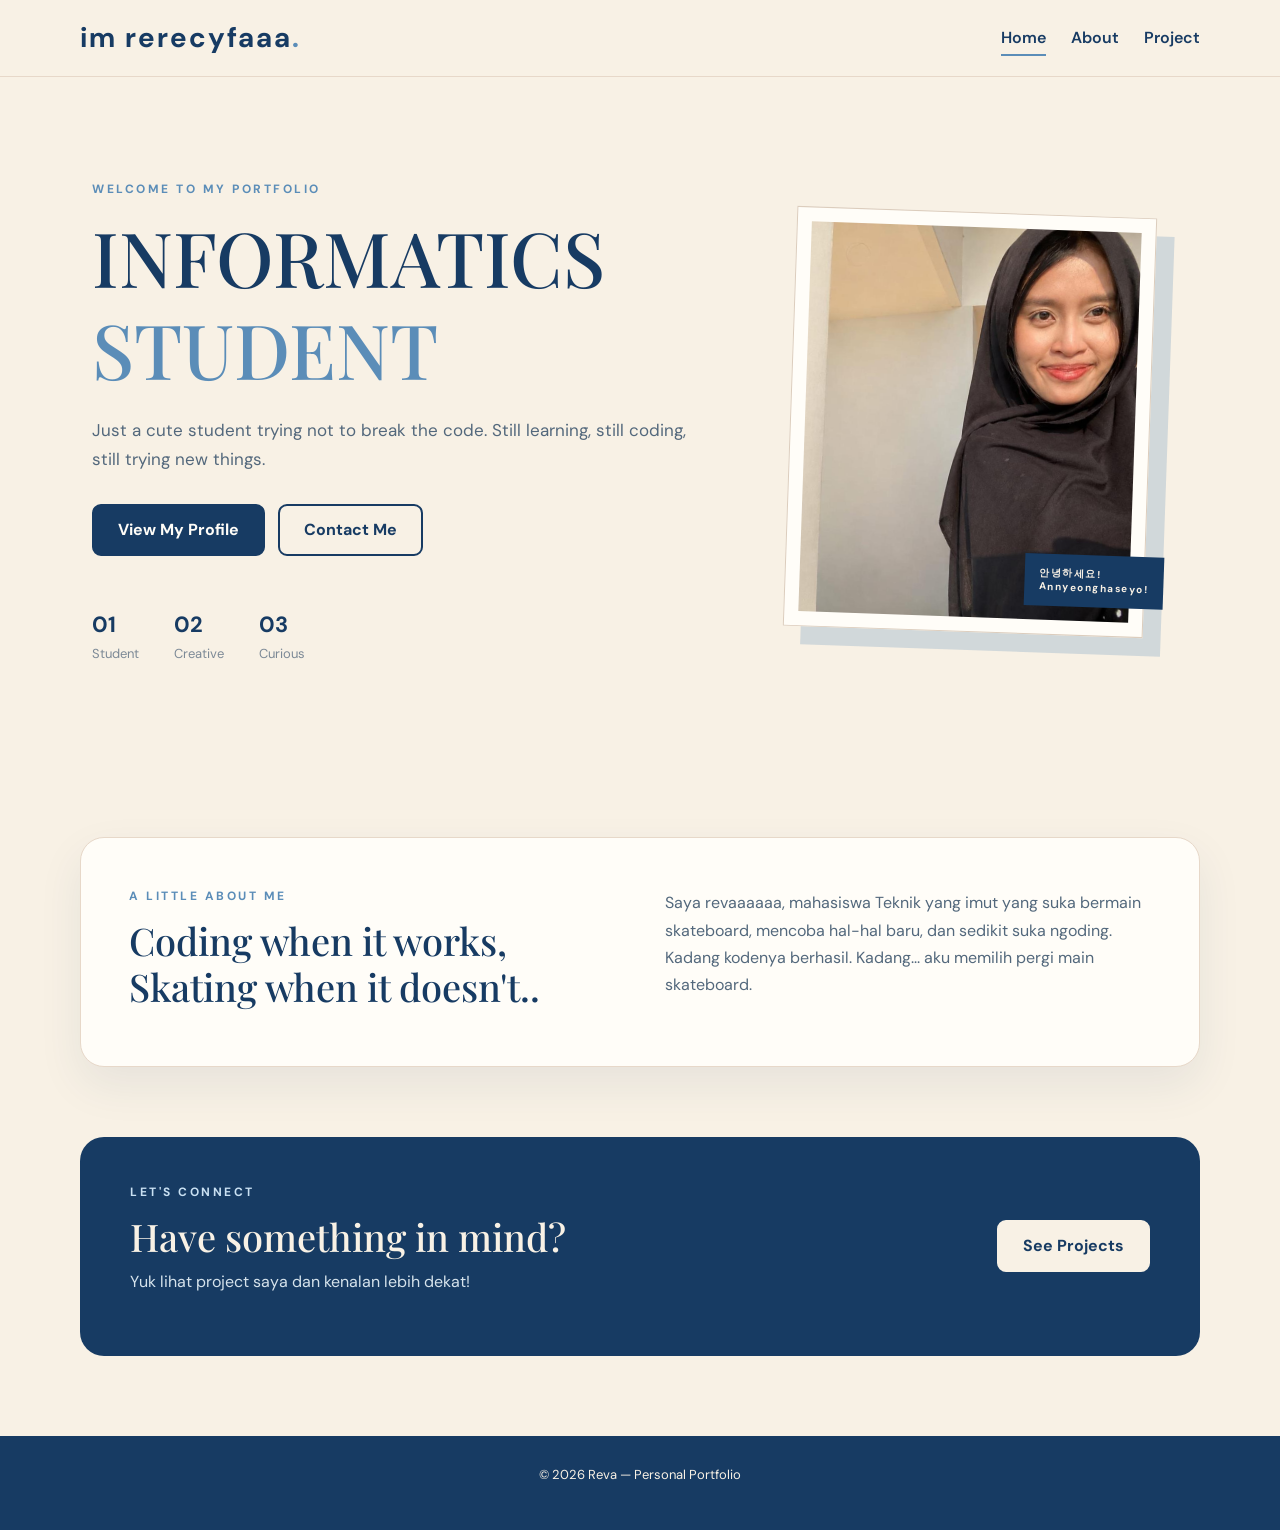
<file: index.html>
<!doctype html>
<html lang="id">
  <head>
    <meta charset="UTF-8" />
    <meta name="viewport" content="width=device-width, initial-scale=1.0" />
    <title>Reva | teknik imut</title>
    <link
      href="https://cdn.jsdelivr.net/npm/bootstrap@5.3.3/dist/css/bootstrap.min.css"
      rel="stylesheet"
    />
    <link rel="stylesheet" href="style.css" />

    <style>
      .welcome-text {
        color: #5b8db8;
      }
    </style>
  </head>
  <body>
    <header class="site-header">
      <nav class="navbar">
        <a href="index.html" class="logo">im rerecyfaaa<span>.</span></a>
        <ul class="nav-menu navbar-nav flex-row">
          <li><a href="index.html" class="active">Home</a></li>
          <li><a href="about.html">About</a></li>
          <li><a href="project.html">Project</a></li>
        </ul>
      </nav>
    </header>

    <main>
      <section class="hero container-fluid">
        <div class="hero-text">
          <p class="eyebrow welcome-text">WELCOME TO MY PORTFOLIO</p>
          <h1>INFORMATICS <span>STUDENT</span></h1>
          <p class="hero-description">
            Just a cute student trying not to break the code. Still learning,
            still coding, still trying new things.
          </p>

          <div class="hero-actions">
            <a href="about.html" class="btn">View My Profile</a>
            <a href="#contact" class="btn btn-outline">Contact Me</a>
          </div>

          <div class="quick-info">
            <div>
              <strong>01</strong>
              <span>Student</span>
            </div>
            <div>
              <strong>02</strong>
              <span>Creative</span>
            </div>
            <div>
              <strong>03</strong>
              <span>Curious</span>
            </div>
          </div>
        </div>

        <div class="hero-visual">
          <div class="photo-frame">
            <img
              src="assets/foto recee.jpeg"
              alt="Ilustrasi profil Reva"
              width="360"
              height="420"
            />
            <div class="photo-tag">안녕하세요!<br />Annyeonghaseyo!</div>
          </div>
        </div>
      </section>

      <section class="intro section-card">
        <div>
          <p class="eyebrow">A LITTLE ABOUT ME</p>
          <h2>Coding when it works,<br />Skating when it doesn't..</h2>
        </div>
        <p>
          Saya revaaaaaa, mahasiswa Teknik yang imut yang suka bermain
          skateboard, mencoba hal-hal baru, dan sedikit suka ngoding. Kadang
          kodenya berhasil. Kadang... aku memilih pergi main skateboard.
        </p>
      </section>

      <section id="contact" class="contact-banner">
        <div>
          <p class="eyebrow light">LET'S CONNECT</p>
          <h2>Have something in mind?</h2>
          <p>Yuk lihat project saya dan kenalan lebih dekat!</p>
        </div>
        <a href="project.html" class="btn btn-cream">See Projects</a>
      </section>
    </main>

    <footer class="footer">
      <p>© 2026 Reva — Personal Portfolio</p>
    </footer>
    <script src="https://cdn.jsdelivr.net/npm/bootstrap@5.3.3/dist/js/bootstrap.bundle.min.js"></script>
  </body>
</html>
</file>
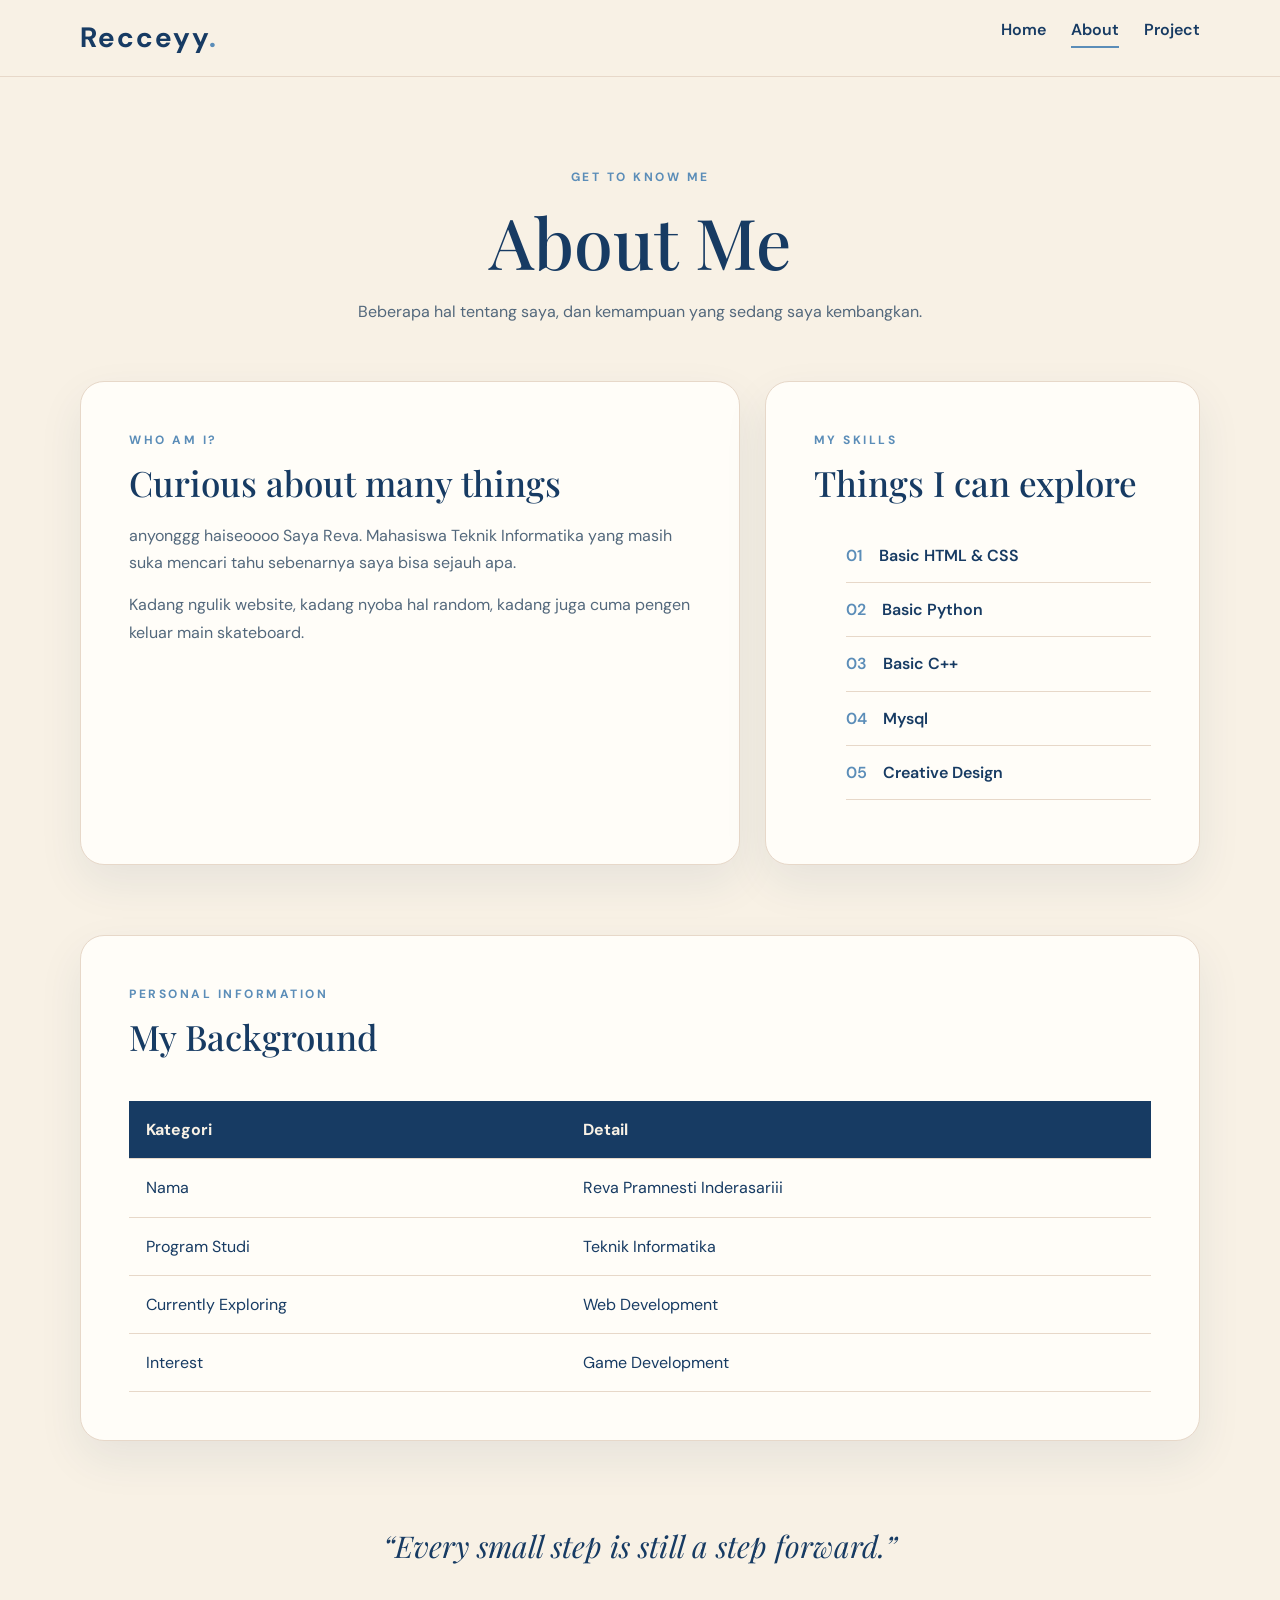
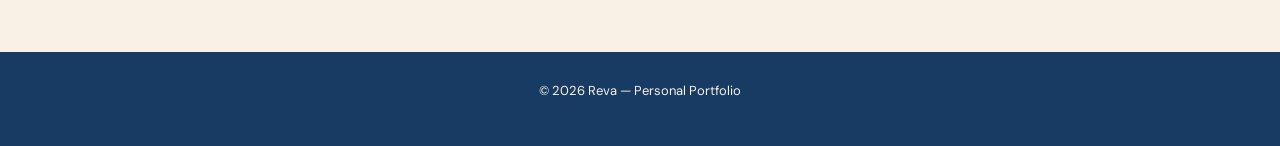
<file: about.html>
<!doctype html>
<html lang="id">
  <head>
    <meta charset="UTF-8" />
    <meta name="viewport" content="width=device-width, initial-scale=1.0" />
    <title>About | Reva.</title>
    <link href="https://cdn.jsdelivr.net/npm/bootstrap@5.3.3/dist/css/bootstrap.min.css" rel="stylesheet" />
    <link rel="stylesheet" href="style.css" />
  </head>
  <body>
    <header class="site-header">
      <nav class="navbar">
        <a href="index.html" class="logo">Recceyy<span>.</span></a>
        <ul class="nav-menu">
          <li><a href="index.html">Home</a></li>
          <li><a href="about.html" class="active">About</a></li>
          <li><a href="project.html">Project</a></li>
        </ul>
      </nav>
    </header>

    <main>
      <section class="page-heading">
        <p class="eyebrow">GET TO KNOW ME</p>
        <h1>About Me</h1>
        <p>
          Beberapa hal tentang saya, dan kemampuan yang sedang saya
          kembangkan.
        </p>
      </section>

      <section class="about-grid">
        <article class="section-card about-story">
          <p class="eyebrow">WHO AM I?</p>
          <h2>Curious about many things</h2>
          <p>
            anyonggg haiseoooo Saya Reva. Mahasiswa Teknik Informatika yang
            masih suka mencari tahu sebenarnya saya bisa sejauh apa.
          </p>
          <p>
            Kadang ngulik website, kadang nyoba hal random, kadang juga cuma
            pengen keluar main skateboard.
          </p>
        </article>

        <aside class="section-card skills-card">
          <p class="eyebrow">MY SKILLS</p>
          <h2>Things I can explore</h2>
          <ul class="skill-list">
            <li><span>01</span> Basic HTML & CSS</li>
            <li><span>02</span> Basic Python</li>
            <li><span>03</span> Basic C++</li>
            <li><span>04</span> Mysql</li>
            <li><span>05</span> Creative Design</li>
          </ul>
        </aside>
      </section>

      <section class="section-card table-section">
        <p class="eyebrow">PERSONAL INFORMATION</p>
        <h2>My Background</h2>
        <div class="table-wrapper">
          <table>
            <thead>
              <tr>
                <th>Kategori</th>
                <th>Detail</th>
              </tr>
            </thead>
            <tbody>
              <tr>
                <td>Nama</td>
                <td>Reva Pramnesti Inderasariii</td>
              </tr>
              <tr>
                <td>Program Studi</td>
                <td>Teknik Informatika</td>
              </tr>
              <tr>
                <td>Currently Exploring</td>
                <td>Web Development</td>
              </tr>
              <tr>
                <td>Interest</td>
                <td>Game Development</td>
              </tr>
            </tbody>
          </table>
        </div>
      </section>

      <section class="quote-section">
        <p>“Every small step is still a step forward.”</p>
      </section>
    </main>

    <footer class="footer">
      <p>© 2026 Reva — Personal Portfolio</p>
    </footer>
    <script src="https://cdn.jsdelivr.net/npm/bootstrap@5.3.3/dist/js/bootstrap.bundle.min.js"></script>
  </body>
</html>
</file>
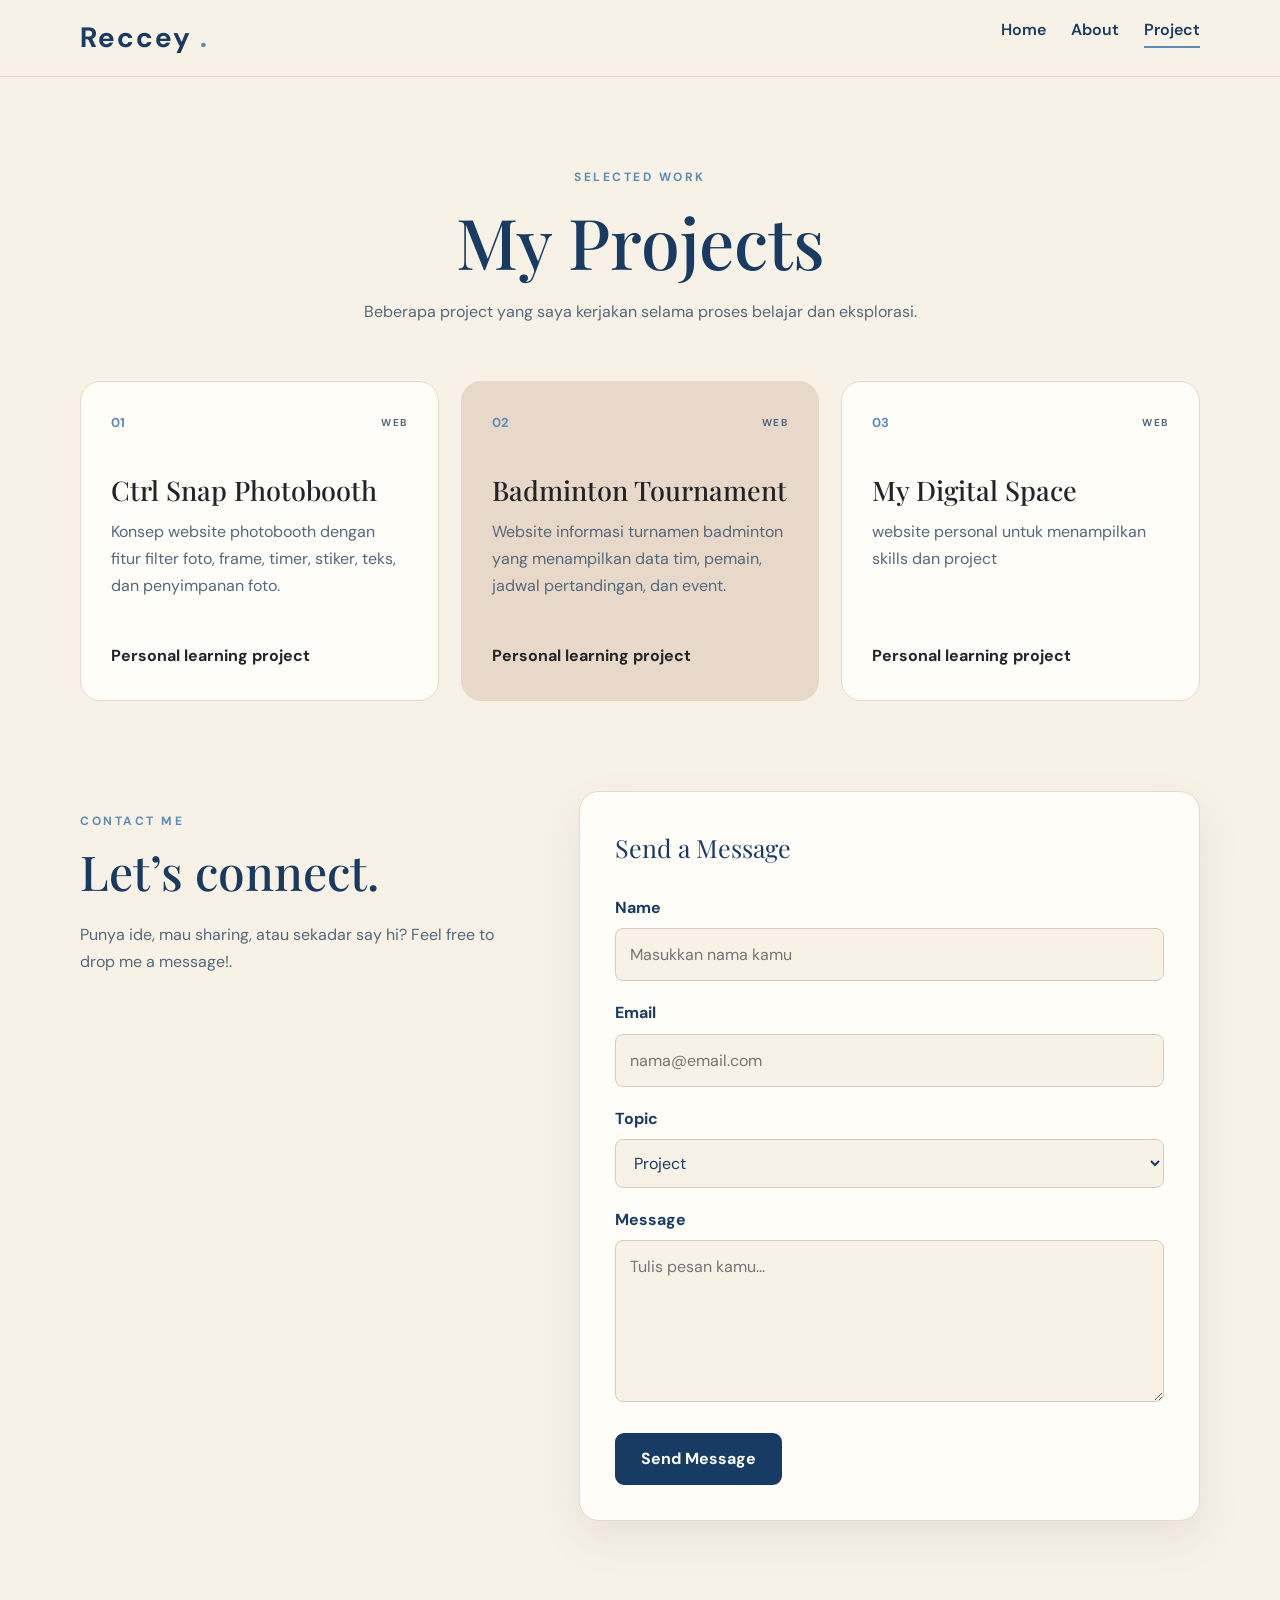
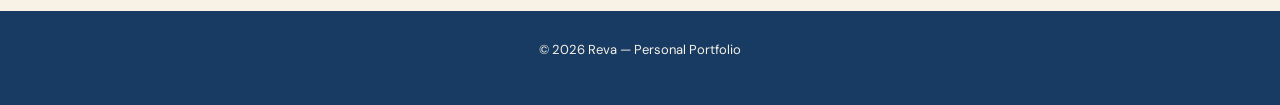
<file: project.html>
<!doctype html>
<html lang="id">
  <head>
    <meta charset="UTF-8" />
    <meta name="viewport" content="width=device-width, initial-scale=1.0" />
    <title>Project | Reva</title>
    <link href="https://cdn.jsdelivr.net/npm/bootstrap@5.3.3/dist/css/bootstrap.min.css" rel="stylesheet" />
    <link rel="stylesheet" href="style.css" />
  </head>
  <body>
    <header class="site-header">
      <nav class="navbar">
        <a href="index.html" class="logo">Reccey <span>.</span></a>
        <ul class="nav-menu">
          <li><a href="index.html">Home</a></li>
          <li><a href="about.html">About</a></li>
          <li><a href="project.html" class="active">Project</a></li>
        </ul>
      </nav>
    </header>

    <main>
      <section class="page-heading">
        <p class="eyebrow">SELECTED WORK</p>
        <h1>My Projects</h1>
        <p>
          Beberapa project yang saya kerjakan selama proses belajar dan
          eksplorasi.
        </p>
      </section>

      <section class="project-container">
        <article class="project-card card">
          <div class="project-top">
            <span class="project-number">01</span>
            <span class="project-type">WEB</span>
          </div>
          <h2>Ctrl Snap Photobooth</h2>
          <p>
            Konsep website photobooth dengan fitur filter foto, frame, timer,
            stiker, teks, dan penyimpanan foto.
          </p>
          <span class="project-link">Personal learning project</span>
        </article>

        <article class="project-card card featured">
          <div class="project-top">
            <span class="project-number">02</span>
            <span class="project-type">WEB</span>
          </div>
          <h2>Badminton Tournament</h2>
          <p>
            Website informasi turnamen badminton yang menampilkan data tim,
            pemain, jadwal pertandingan, dan event.
          </p>
          <span class="project-link">Personal learning project</span>
        </article>

        <article class="project-card card">
          <div class="project-top">
            <span class="project-number">03</span>
            <span class="project-type">WEB</span>
          </div>
          <h2>My Digital Space</h2>
          <p>website personal untuk menampilkan skills dan project</p>
          <span class="project-link">Personal learning project</span>
        </article>
      </section>

      <section class="form-section">
        <div class="form-intro">
          <p class="eyebrow">CONTACT ME</p>
          <h2>Let’s connect.</h2>
          <p>
            Punya ide, mau sharing, atau sekadar say hi? Feel free to drop me a message!.
          </p>
        </div>

        <form action="" method="post" class="contact-form">
          <fieldset>
            <legend>Send a Message</legend>

            <div class="form-group">
              <label for="name">Name</label>
              <input
                type="text"
                id="name"
                name="name"
                placeholder="Masukkan nama kamu"
                required
              />
            </div>

            <div class="form-group">
              <label for="email">Email</label>
              <input
                type="email"
                id="email"
                name="email"
                placeholder="nama@email.com"
                required
              />
            </div>

            <div class="form-group">
              <label for="topic">Topic</label>
              <select id="topic" name="topic">
                <option value="project">Project</option>
                <option value="collaboration">Collaboration</option>
                <option value="question">Question</option>
                <option value="other">Other</option>
              </select>
            </div>

            <div class="form-group">
              <label for="message">Message</label>
              <textarea
                id="message"
                name="message"
                rows="5"
                placeholder="Tulis pesan kamu..."
              ></textarea>
            </div>

            <button type="submit" class="btn submit-btn">Send Message</button>
          </fieldset>
        </form>
      </section>
    </main>

    <footer class="footer">
      <p>© 2026 Reva — Personal Portfolio</p>
    </footer>
    <script src="https://cdn.jsdelivr.net/npm/bootstrap@5.3.3/dist/js/bootstrap.bundle.min.js"></script>
  </body>
</html>
</file>
<file: style.css>
@import url("https://fonts.googleapis.com/css2?family=DM+Sans:wght@400;500;600;700&family=Playfair+Display:wght@600;700&display=swap");


* {
  margin: 0;
  padding: 0;
  box-sizing: border-box;
}

html {
  scroll-behavior: smooth;
}

body {
  font-family: "DM Sans", Arial, sans-serif;
  background: #f8f1e5;
  color: #173b63;
  line-height: 1.7;
  overflow-wrap: break-word;
}

img {
  max-width: 100%;
  height: auto;
  display: block;
}

a {
  color: inherit;
}

h1,
h2 {
  font-family: "Playfair Display", Georgia, serif;
  line-height: 1.2;
}

::selection {
  background: #5b8db8;
  color: #fffdf8;
}


.site-header {
  background: rgba(248, 241, 229, 0.96);
  border-bottom: 1px solid #e7d8c9;
  position: sticky;
  top: 0;
  z-index: 100;
  backdrop-filter: blur(10px);
}

.navbar {
  width: 90%;
  max-width: 1120px;
  min-height: 76px;
  margin: auto;
  display: flex;
  justify-content: space-between;
  align-items: center;
  gap: 20px;
}

.logo {
  text-decoration: none;
  font-size: 28px;
  font-weight: 700;
  letter-spacing: 2px;
  flex-shrink: 0;
}

.logo span {
  color: #5b8db8;
}

.nav-menu {
  list-style: none;
  display: flex;
  gap: 25px;
  flex-wrap: wrap;
}

.nav-menu a {
  text-decoration: none;
  font-weight: 600;
  position: relative;
  padding: 8px 0;
}

.nav-menu a::after {
  content: "";
  position: absolute;
  left: 0;
  bottom: 0;
  width: 0;
  height: 2px;
  background: #5b8db8;
  transition: 0.25s ease;
}

.nav-menu a:hover::after,
.nav-menu a.active::after {
  width: 100%;
}


.eyebrow {
  color: #5b8db8;
  font-size: 12px;
  font-weight: 700;
  letter-spacing: 2.5px;
  margin-bottom: 12px;
}

.eyebrow.light {
  color: #c9e0f2;
}

.section-card {
  width: 90%;
  max-width: 1120px;
  margin: 70px auto;
  padding: 48px;
  background: #fffdf8;
  border: 1px solid #e7d8c9;
  border-radius: 24px;
  box-shadow: 0 18px 45px rgba(23, 59, 99, 0.08);
}


.hero {
  width: 90%;
  max-width: 1120px;
  min-height: 690px;
  margin: auto;
  display: flex;
  align-items: center;
  justify-content: space-between;
  gap: 60px;
}

.hero-text {
  flex: 1.1;
  min-width: 0;
}

.hero h1 {
  max-width: 690px;
  font-size: clamp(42px, 6vw, 76px);
  margin-bottom: 22px;
}

.hero h1 span {
  color: #5b8db8;
}

.hero-description {
  max-width: 610px;
  color: #53687c;
  font-size: 17px;
}

.hero-actions {
  display: flex;
  gap: 13px;
  margin-top: 30px;
  flex-wrap: wrap;
}

.btn {
  display: inline-block;
  padding: 12px 24px;
  border: 2px solid #173b63;
  border-radius: 9px;
  background: #173b63;
  color: #fffdf8;
  text-decoration: none;
  font-weight: 700;
  cursor: pointer;
  transition: 0.25s ease;
  text-align: center;
}

.btn:hover {
  background: #5b8db8;
  border-color: #5b8db8;
  transform: translateY(-3px);
}

.btn-outline {
  background: transparent;
  color: #173b63;
}

.btn-outline:hover {
  color: #fffdf8;
}

.quick-info {
  display: flex;
  gap: 35px;
  margin-top: 50px;
  flex-wrap: wrap;
}

.quick-info div {
  display: flex;
  flex-direction: column;
}

.quick-info strong {
  font-size: 22px;
}

.quick-info span {
  color: #7c8996;
  font-size: 13px;
}

.hero-visual {
  flex: 0.8;
  min-width: 0;
  display: flex;
  justify-content: center;
}

.photo-frame {
  width: 360px;
  max-width: 100%;
  height: 420px;
  padding: 14px;
  background: #fffdf8;
  border: 1px solid #dccdbd;
  box-shadow: 18px 18px 0 rgba(91, 141, 184, 0.25);
  position: relative;
  transform: rotate(2deg);
}

.photo-frame img {
  width: 100%;
  height: 100%;
  object-fit: cover;
}

.photo-tag {
  position: absolute;
  right: -20px;
  bottom: 28px;
  background: #173b63;
  color: #f8f1e5;
  padding: 12px 15px;
  font-size: 10px;
  line-height: 1.4;
  letter-spacing: 1.5px;
  font-weight: 700;
}

/* INTRO DAN BANNER KONTAK */
.intro {
  display: flex;
  gap: 50px;
  align-items: center;
}

.intro > div,
.intro > p {
  flex: 1;
  min-width: 0;
}

.intro h2 {
  font-size: 38px;
}

.intro > p {
  color: #53687c;
}

.contact-banner {
  width: 90%;
  max-width: 1120px;
  margin: 70px auto;
  padding: 45px 50px;
  border-radius: 24px;
  background: #173b63;
  color: #f8f1e5;
  display: flex;
  align-items: center;
  justify-content: space-between;
  gap: 30px;
}

.contact-banner h2 {
  font-size: 38px;
  margin-bottom: 8px;
}

.contact-banner p:last-child {
  color: #d6e3ec;
}

.btn-cream {
  background: #f8f1e5;
  color: #173b63;
  border-color: #f8f1e5;
  white-space: nowrap;
}

.btn-cream:hover {
  background: #5b8db8;
  color: #fffdf8;
  border-color: #5b8db8;
}

/* JUDUL HALAMAN */
.page-heading {
  width: 90%;
  max-width: 1120px;
  margin: 90px auto 55px;
  text-align: center;
}

.page-heading h1 {
  font-size: clamp(40px, 7vw, 70px);
  margin-bottom: 15px;
}

.page-heading > p:last-child {
  color: #53687c;
}

/* TENTANG SAYA */
.about-grid {
  width: 90%;
  max-width: 1120px;
  margin: auto;
  display: flex;
  align-items: stretch;
  gap: 25px;
}

.about-grid .section-card {
  margin: 0;
  min-width: 0;
}

.about-story {
  flex: 1.25;
}

.skills-card {
  flex: 0.75;
}

.about-story h2,
.skills-card h2,
.table-section h2 {
  font-size: 35px;
  margin-bottom: 18px;
}

.about-story p:not(.eyebrow) {
  color: #53687c;
  margin-bottom: 15px;
}

.skill-list {
  list-style: none;
  margin-top: 25px;
}

.skill-list li {
  padding: 13px 0;
  border-bottom: 1px solid #e7d8c9;
  font-weight: 600;
}

.skill-list span {
  color: #5b8db8;
  margin-right: 12px;
}

/* TABEL INFORMASI */
.table-section {
  margin-top: 70px;
}

.table-wrapper {
  width: 100%;
  overflow-x: auto;
}

table {
  width: 100%;
  margin-top: 25px;
  border-collapse: collapse;
}

th,
td {
  padding: 15px 17px;
  text-align: left;
  border-bottom: 1px solid #e7d8c9;
}

th {
  background: #173b63;
  color: #f8f1e5;
}

tr:hover td {
  background: #f8f1e5;
}

.quote-section {
  width: 90%;
  max-width: 900px;
  margin: 80px auto;
  text-align: center;
}

.quote-section p {
  font-family: "Playfair Display", Georgia, serif;
  font-size: 30px;
  font-style: italic;
}

/* DAFTAR PROYEK */
.project-container {
  width: 90%;
  max-width: 1120px;
  margin: auto;
  display: grid;
  grid-template-columns: repeat(3, minmax(0, 1fr));
  gap: 22px;
}

.project-card {
  min-width: 0;
  min-height: 320px;
  height: 100%;
  padding: 30px;
  background: #fffdf8;
  border: 1px solid #e7d8c9;
  border-radius: 20px;
  display: flex;
  flex-direction: column;
  transition: 0.25s ease;
}

.project-card:hover {
  transform: translateY(-6px);
  box-shadow: 0 18px 35px rgba(23, 59, 99, 0.1);
}

.project-card.featured {
  background: #e7d8c9;
}

.project-top {
  display: flex;
  justify-content: space-between;
  align-items: center;
  gap: 10px;
}

.project-number {
  font-size: 13px;
  font-weight: 700;
  color: #5b8db8;
}

.project-type {
  font-size: 10px;
  letter-spacing: 1.5px;
  font-weight: 700;
  color: #53687c;
}

.project-card h2 {
  font-size: 27px;
  margin: 40px 0 12px;
}

.project-card p {
  color: #53687c;
  margin-bottom: 25px;
}

.project-link {
  margin-top: auto;
  text-decoration: none;
  font-weight: 700;
}

.project-link:hover {
  color: #5b8db8;
}

/* FORM KONTAK */
.form-section {
  width: 90%;
  max-width: 1120px;
  margin: 90px auto;
  display: flex;
  gap: 60px;
  align-items: flex-start;
}

.form-intro {
  flex: 0.8;
  min-width: 0;
  padding-top: 20px;
}

.form-intro h2 {
  font-size: 48px;
  margin-bottom: 20px;
}

.form-intro p:last-child {
  color: #53687c;
}

.contact-form {
  flex: 1;
  min-width: 0;
  background: #fffdf8;
  padding: 35px;
  border: 1px solid #e7d8c9;
  border-radius: 20px;
  box-shadow: 0 18px 45px rgba(23, 59, 99, 0.08);
}

fieldset {
  border: 0;
}

legend {
  font-family: "Playfair Display", Georgia, serif;
  font-size: 25px;
  margin-bottom: 25px;
}

.form-group {
  margin-bottom: 18px;
}

.form-group label {
  display: block;
  margin-bottom: 7px;
  font-weight: 700;
}

.form-group input,
.form-group select,
.form-group textarea {
  width: 100%;
  min-width: 0;
  padding: 12px 14px;
  border: 1px solid #d8cabb;
  border-radius: 8px;
  background: #f8f1e5;
  color: #173b63;
  font-family: inherit;
  font-size: 16px;
}

.form-group textarea {
  resize: vertical;
}

.form-group input:focus,
.form-group select:focus,
.form-group textarea:focus {
  outline: none;
  border-color: #5b8db8;
  box-shadow: 0 0 0 3px rgba(91, 141, 184, 0.16);
}

.submit-btn {
  margin-top: 5px;
}

/* FOOTER */
.footer {
  margin-top: 80px;
  padding: 28px 20px;
  text-align: center;
  background: #173b63;
  color: #f8f1e5;
  font-size: 13px;
}

/* TABLET DAN LAPTOP KECIL */
@media (max-width: 992px) {
  .hero {
    min-height: auto;
    padding: 80px 0;
    gap: 35px;
  }

  .hero h1 {
    font-size: clamp(40px, 6vw, 58px);
  }

  .photo-frame {
    width: 300px;
    height: 360px;
  }

  .section-card {
    padding: 35px;
  }

  .about-grid {
    gap: 18px;
  }

  .project-container {
    grid-template-columns: repeat(2, minmax(0, 1fr));
  }

  .form-section {
    gap: 35px;
  }
}

/* TABLET DAN HP */
@media (max-width: 768px) {
  .navbar {
    flex-direction: column;
    justify-content: center;
    gap: 12px;
    padding: 17px 0;
  }

  .nav-menu {
    gap: 12px 18px;
    justify-content: center;
  }

  .nav-menu a {
    font-size: 14px;
  }

  .hero {
    flex-direction: column-reverse;
    text-align: center;
    gap: 45px;
    padding: 65px 0;
  }

  .hero-actions,
  .quick-info {
    justify-content: center;
  }

  .hero-description {
    margin: auto;
  }

  .hero-visual {
    width: 100%;
  }

  .photo-frame {
    width: 270px;
    height: 320px;
  }

  .photo-tag {
    right: -10px;
  }

  .intro,
  .about-grid,
  .form-section,
  .contact-banner {
    flex-direction: column;
  }

  .intro {
    gap: 25px;
  }

  .section-card {
    padding: 30px;
  }

  .about-grid .section-card {
    width: 100%;
  }

  .contact-banner {
    align-items: flex-start;
  }

  .form-intro,
  .contact-form {
    width: 100%;
  }

  .form-intro h2 {
    font-size: 40px;
  }

  .project-card {
    min-height: 280px;
  }
}

/* HP: LEBAR 375 PX DAN DI BAWAHNYA */
@media (max-width: 575.98px) {
  .navbar,
  .hero,
  .contact-banner,
  .form-section,
  .about-grid,
  .project-container,
  .page-heading,
  .quote-section {
    width: 92%;
  }

  .logo {
    font-size: 25px;
  }

  .nav-menu {
    gap: 8px 14px;
  }

  .hero {
    padding: 50px 0;
  }

  .hero h1 {
    font-size: clamp(34px, 10vw, 46px);
  }

  .hero-description {
    font-size: 15px;
  }

  .hero-actions {
    gap: 10px;
  }

  .btn {
    padding: 11px 17px;
    font-size: 14px;
  }

  .quick-info {
    gap: 20px;
    margin-top: 35px;
  }

  .quick-info strong {
    font-size: 19px;
  }

  .photo-frame {
    width: 235px;
    height: 285px;
    padding: 10px;
  }

  .photo-tag {
    right: -8px;
    padding: 9px 11px;
    font-size: 9px;
  }

  .section-card {
    width: 92%;
    margin: 40px auto;
    padding: 23px;
    border-radius: 18px;
  }

  .intro h2,
  .contact-banner h2 {
    font-size: 29px;
  }

  .contact-banner {
    margin: 40px auto;
    padding: 28px 22px;
    gap: 20px;
  }

  .page-heading {
    margin: 55px auto 35px;
  }

  .page-heading h1 {
    font-size: clamp(35px, 10vw, 48px);
  }

  .about-story h2,
  .skills-card h2,
  .table-section h2 {
    font-size: 28px;
  }

  .project-container {
    grid-template-columns: 1fr;
    gap: 18px;
  }

  .project-card {
    padding: 24px;
    min-height: 260px;
  }

  .project-card h2 {
    font-size: 25px;
    margin-top: 30px;
  }

  .form-section {
    margin: 50px auto;
    gap: 25px;
  }

  .form-intro h2 {
    font-size: 34px;
  }

  .contact-form {
    padding: 22px;
  }

  legend {
    font-size: 22px;
  }

  th,
  td {
    padding: 10px;
    font-size: 13px;
  }

  .quote-section {
    margin: 50px auto;
  }

  .quote-section p {
    font-size: 23px;
  }

  .footer {
    margin-top: 50px;
    padding: 24px 15px;
  }
}

/* AKSESIBILITAS */
@media (prefers-reduced-motion: reduce) {
  html {
    scroll-behavior: auto;
  }

  *,
  *::before,
  *::after {
    transition-duration: 0.01ms !important;
    animation-duration: 0.01ms !important;
  }
}
</file>
